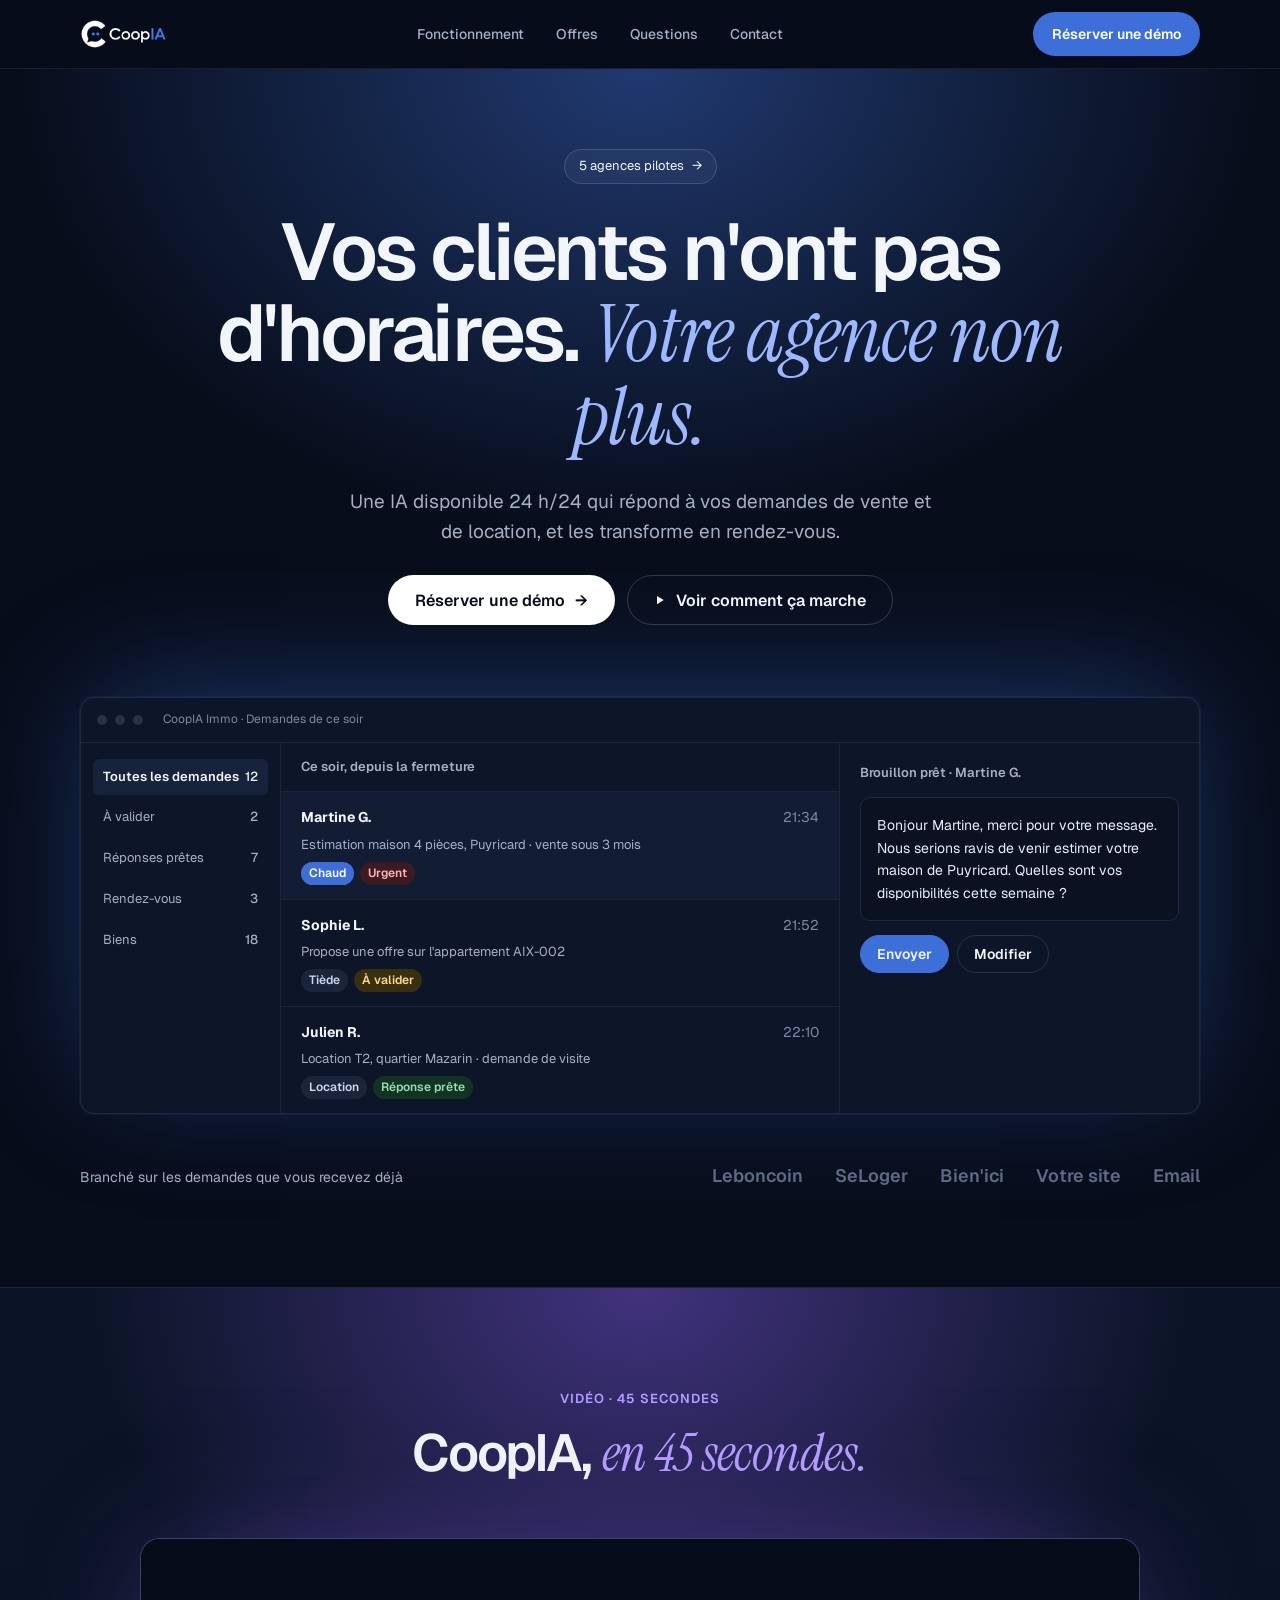
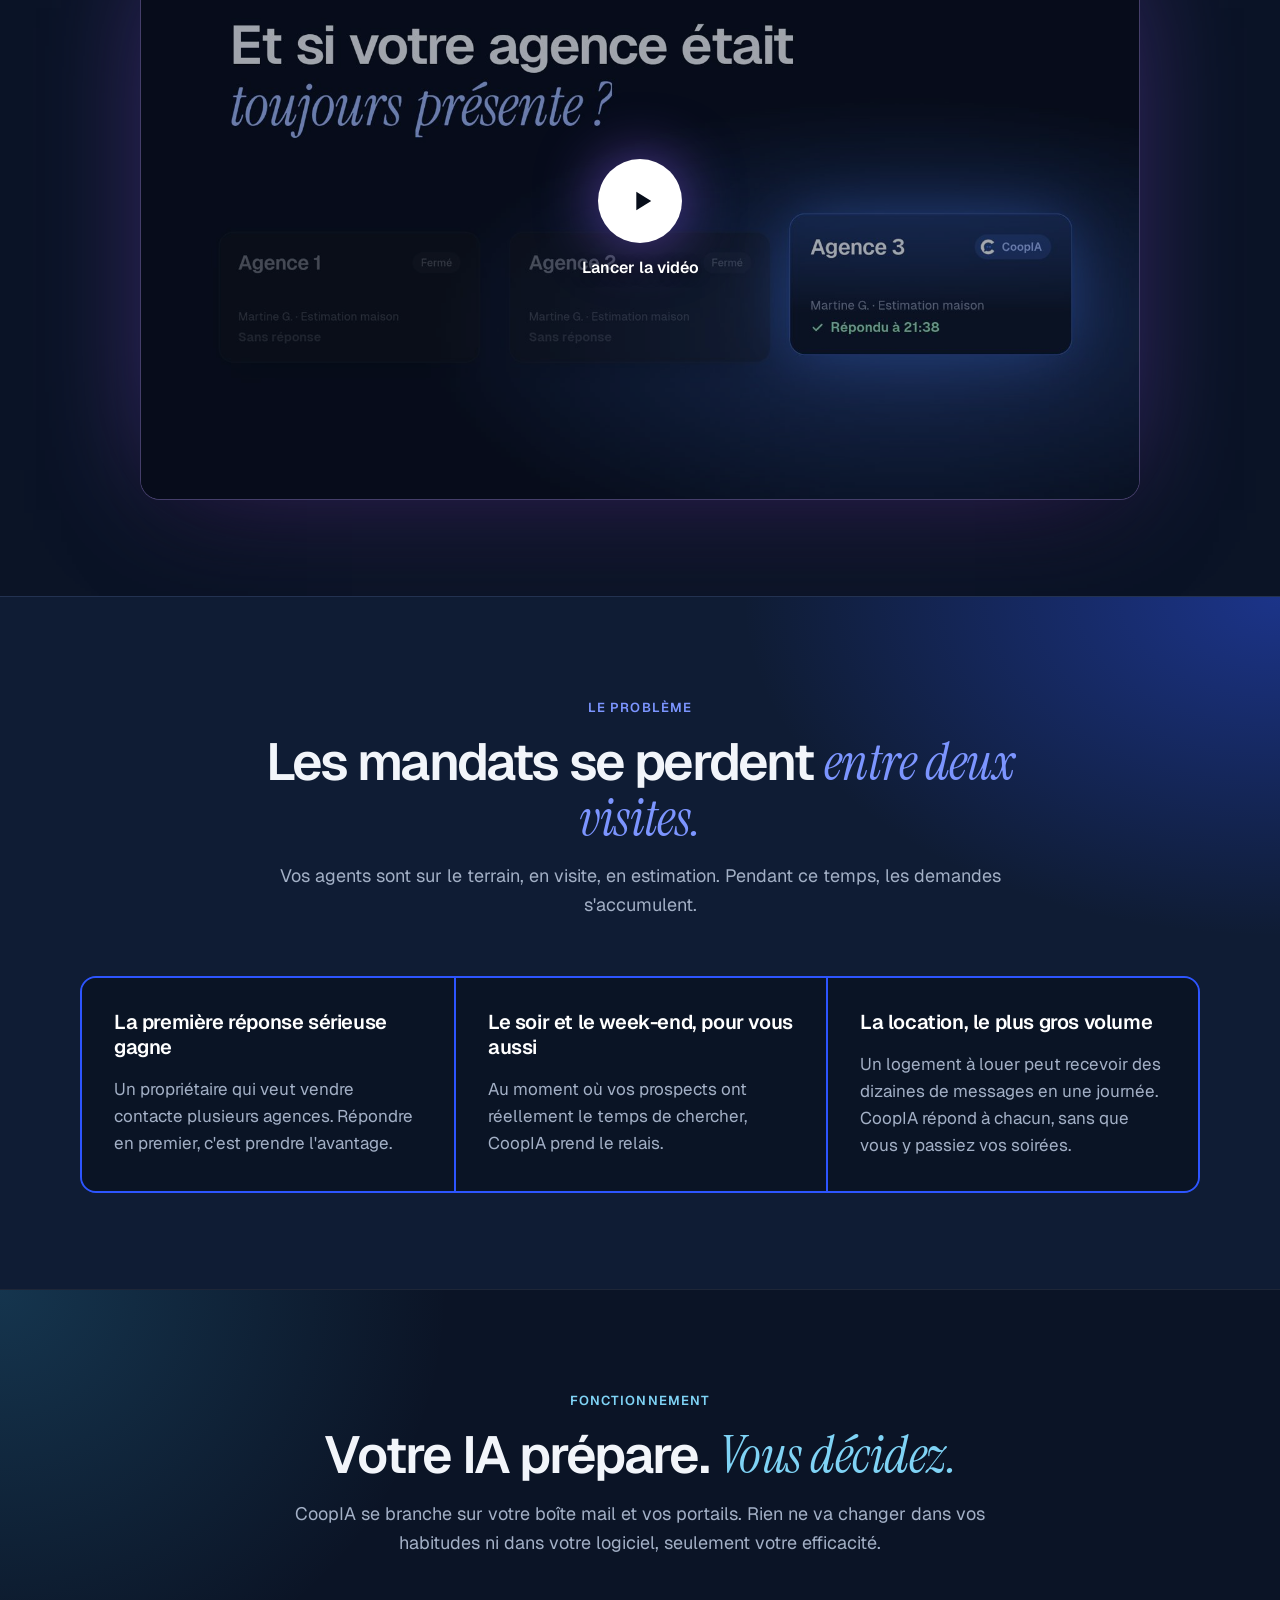
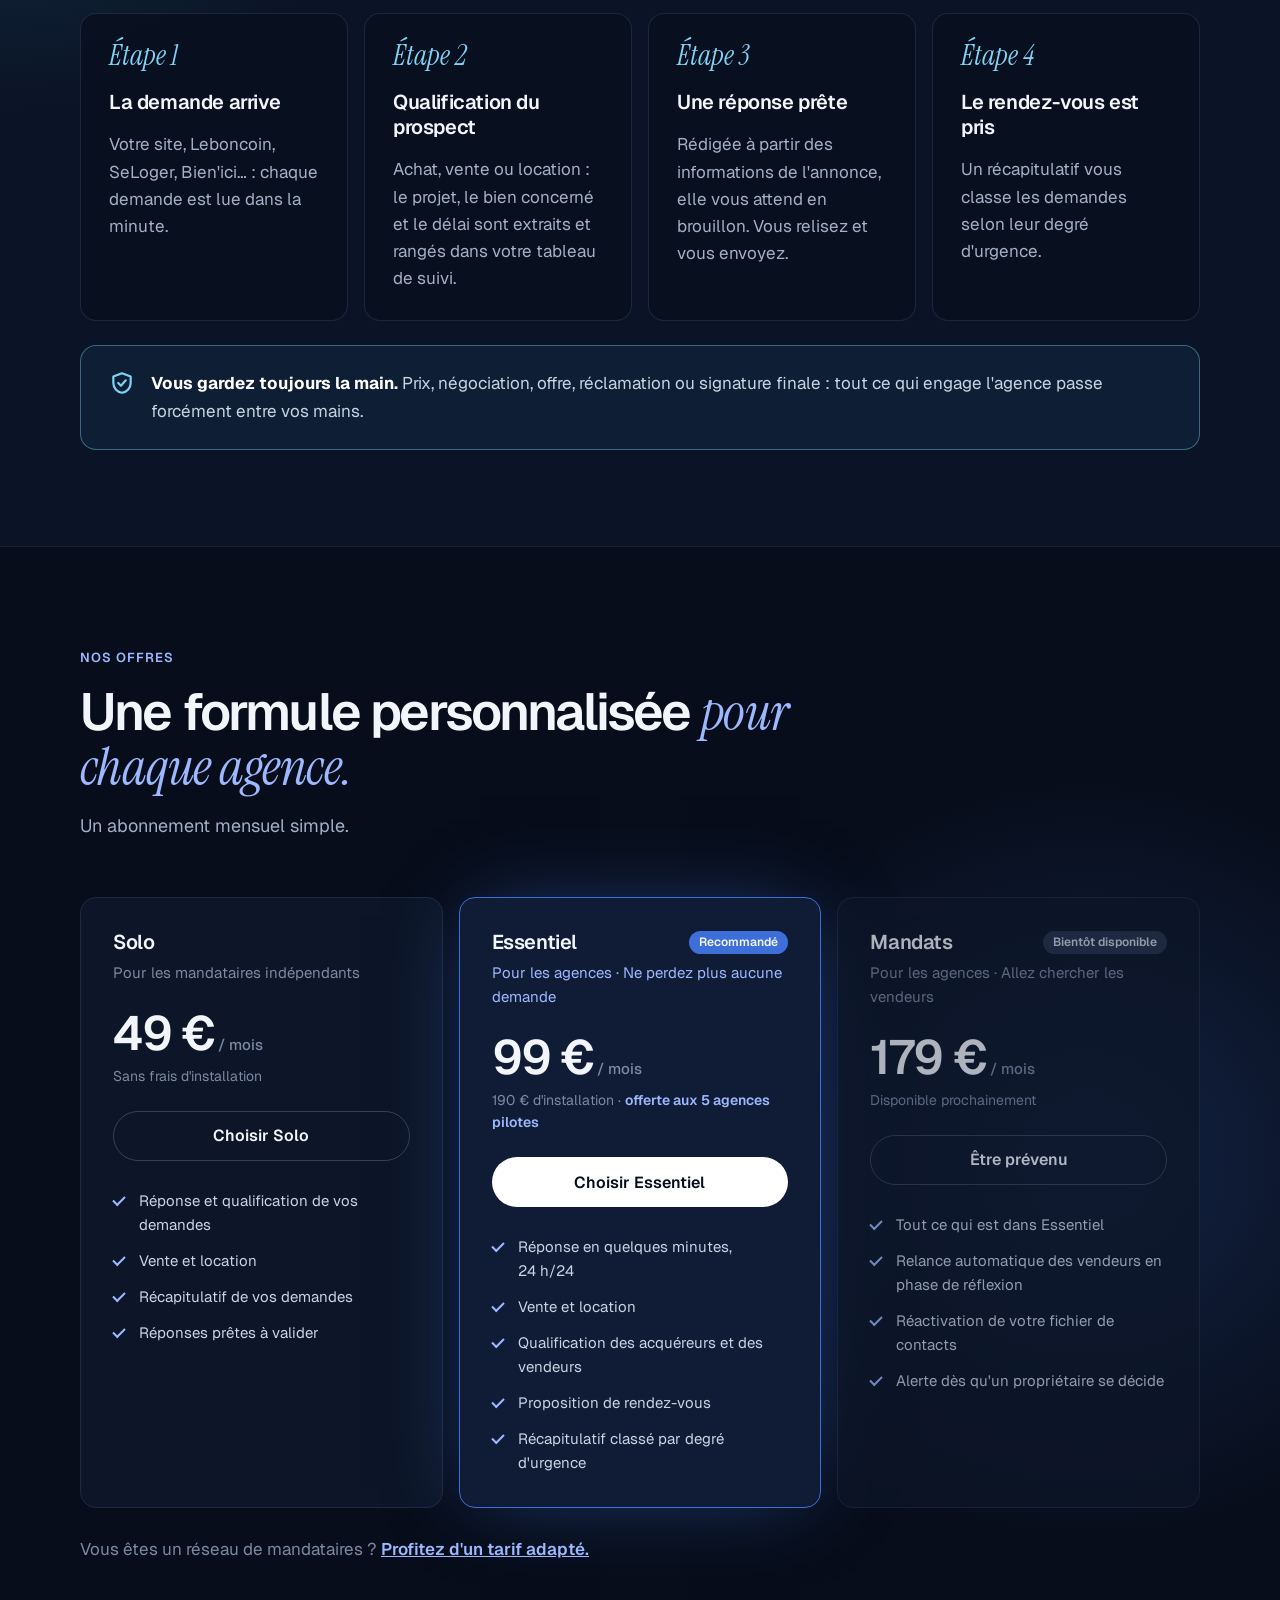
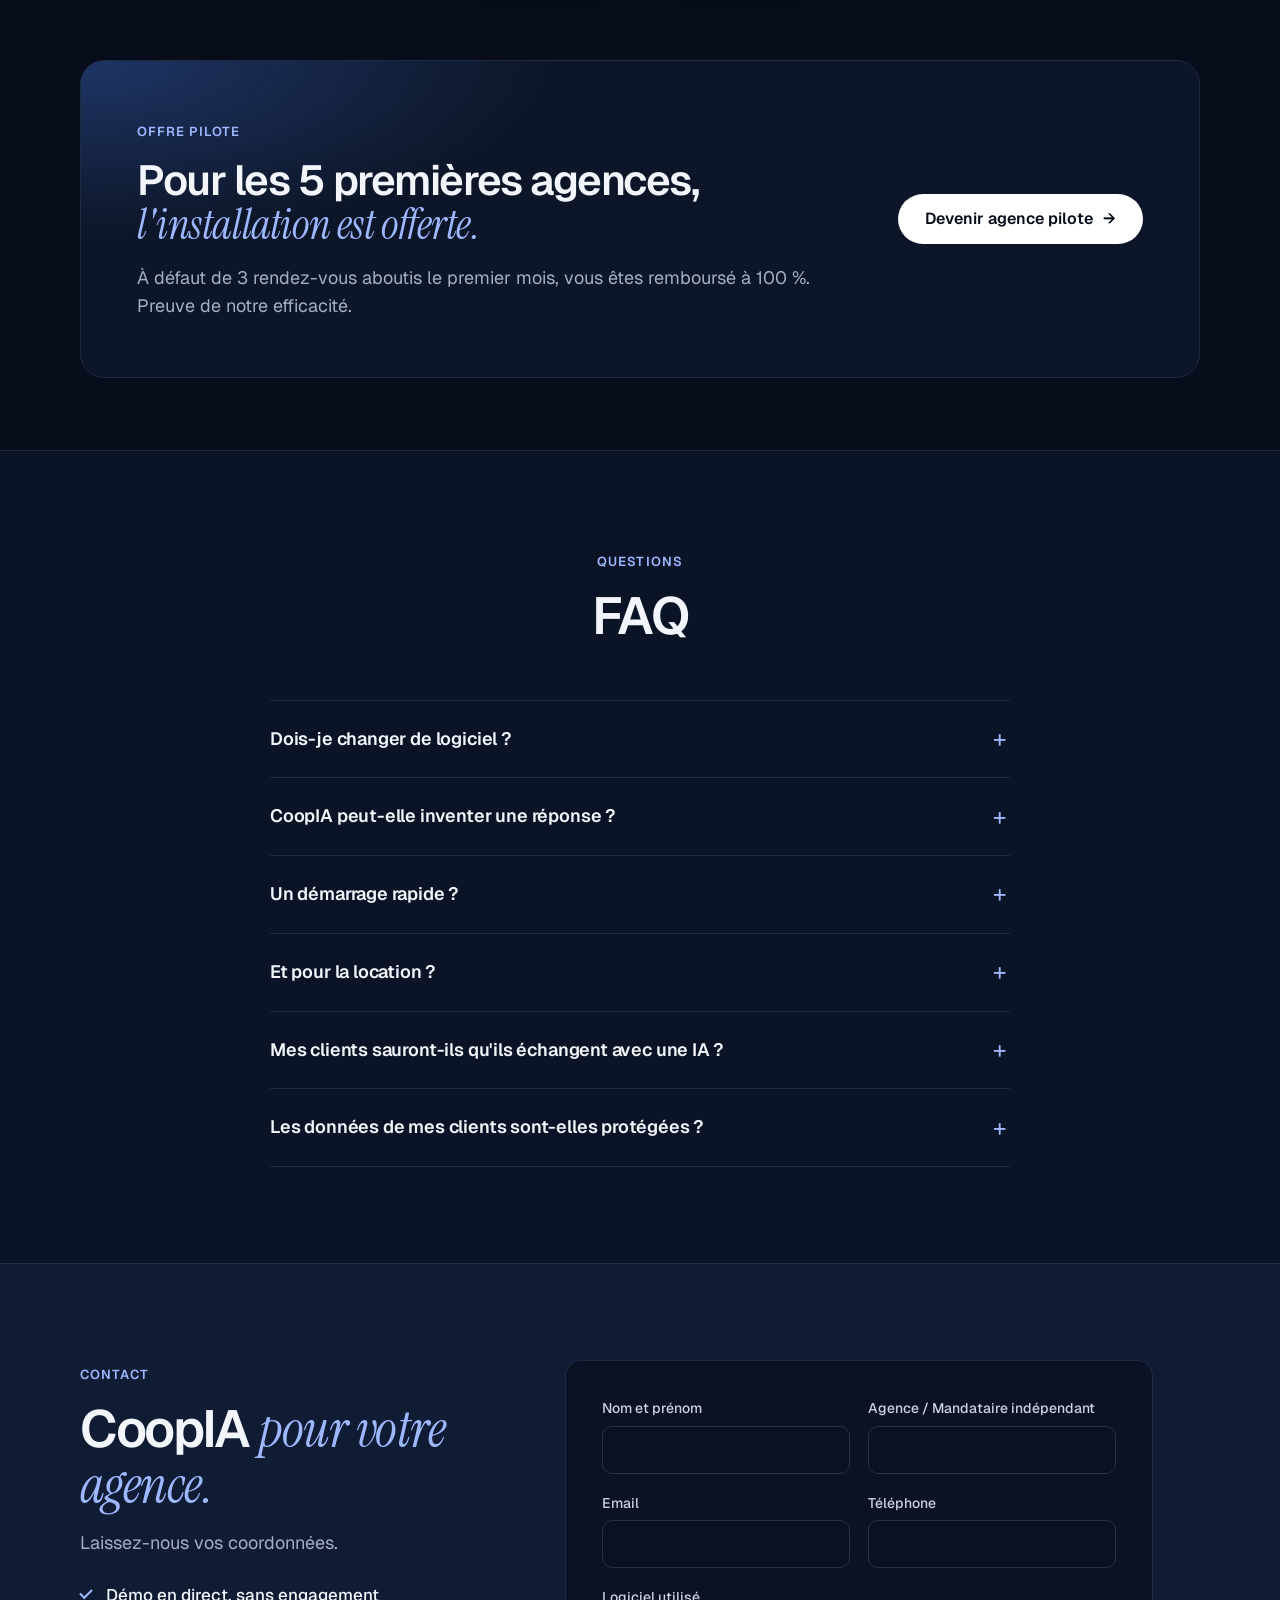
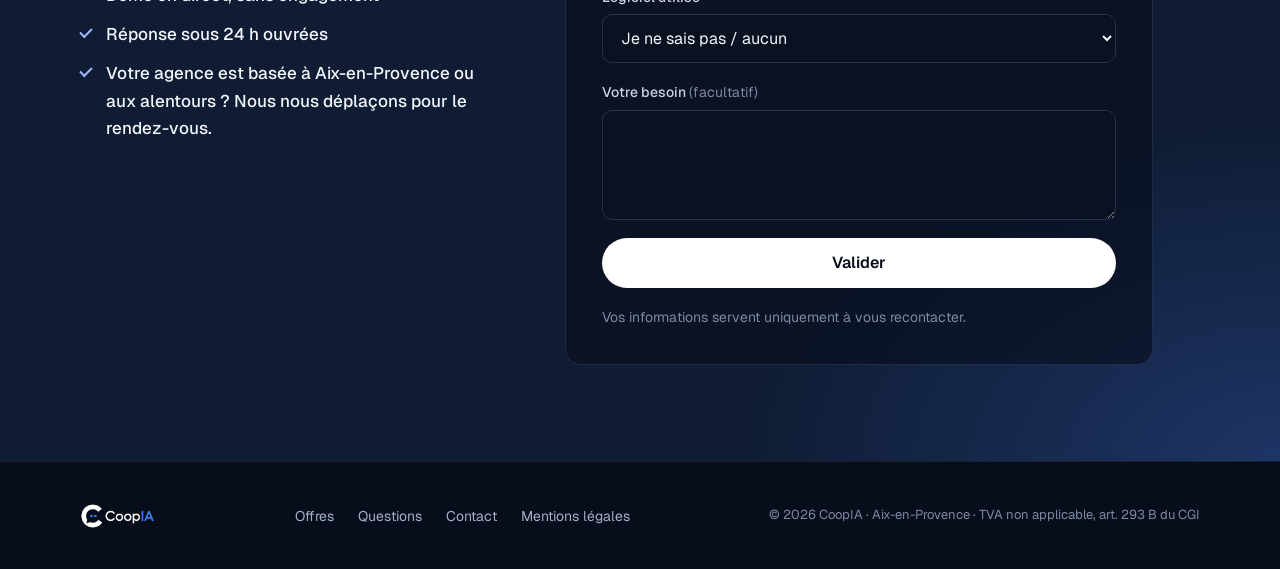
<file: index.html>
<!DOCTYPE html>
<html lang="fr">
<head>
<meta charset="UTF-8" />
<meta name="viewport" content="width=device-width, initial-scale=1.0" />
<title>CoopIA Immo — L'assistant IA des agences immobilières</title>
<meta name="description" content="Vos clients n'ont pas d'horaires. Votre agence non plus. Une IA disponible 24 h/24 qui répond à vos demandes de vente et de location et prépare vos rendez-vous." />
<meta name="theme-color" content="#070D1A" />
<link rel="canonical" href="https://coopia-immo.fr/" />

<meta property="og:type" content="website" />
<meta property="og:site_name" content="CoopIA Immo" />
<meta property="og:locale" content="fr_FR" />
<meta property="og:url" content="https://coopia-immo.fr/" />
<meta property="og:title" content="CoopIA Immo — L'assistant IA des agences immobilières" />
<meta property="og:description" content="Une IA disponible 24 h/24 qui répond à vos demandes de vente et de location, qualifie les projets et prépare vos réponses. Vous validez." />
<meta property="og:image" content="https://coopia-immo.fr/assets/video/coopia-miniature.jpg" />
<meta name="twitter:card" content="summary_large_image" />

<script type="application/ld+json">
{
  "@context": "https://schema.org",
  "@graph": [
    {
      "@type": "Organization",
      "@id": "https://coopia-immo.fr/#organization",
      "name": "CoopIA Immo",
      "alternateName": ["CoopIA", "Coopia Immo"],
      "url": "https://coopia-immo.fr/",
      "logo": "https://coopia-immo.fr/assets/favicon-512.png",
      "email": "contact@coopia-immo.fr",
      "telephone": "+33782910194",
      "address": {
        "@type": "PostalAddress",
        "addressLocality": "Sorgues",
        "postalCode": "84700",
        "addressCountry": "FR"
      },
      "areaServed": "FR"
    },
    {
      "@type": "WebSite",
      "@id": "https://coopia-immo.fr/#website",
      "name": "CoopIA Immo",
      "alternateName": "CoopIA",
      "url": "https://coopia-immo.fr/",
      "inLanguage": "fr-FR",
      "publisher": { "@id": "https://coopia-immo.fr/#organization" }
    }
  ]
}
</script>

<link rel="icon" type="image/png" sizes="32x32" href="assets/favicon-32.png" />
<link rel="apple-touch-icon" sizes="180x180" href="assets/favicon-180.png" />

<link rel="preconnect" href="https://fonts.googleapis.com" />
<link rel="preconnect" href="https://fonts.gstatic.com" crossorigin />
<link href="https://fonts.googleapis.com/css2?family=Geist:wght@400;500;600;700&family=Instrument+Serif:ital@0;1&display=swap" rel="stylesheet" />

<link rel="stylesheet" href="css/style.css" />
</head>
<body>

<a class="skip-link" href="#main">Aller au contenu</a>

<header class="header">
  <div class="container header-inner">
    <a href="#top" class="header-logo">
      <img src="assets/logo-blanc.png" alt="CoopIA" class="logo" width="1014" height="350" />
    </a>

    <nav aria-label="Navigation principale">
      <ul class="nav-links">
        <li><a href="#fonctionnement">Fonctionnement</a></li>
        <li><a href="#offres">Offres</a></li>
        <li><a href="#faq">Questions</a></li>
        <li><a href="#contact">Contact</a></li>
      </ul>
    </nav>

    <div class="header-actions">
      <a href="#contact" class="btn btn-blue btn-small"><span class="hide-mobile">Réserver une démo</span><span class="show-mobile">Démo</span></a>
      <button class="nav-toggle" id="navToggle" aria-label="Ouvrir le menu" aria-expanded="false" aria-controls="mobileNav">
        <svg viewBox="0 0 24 24" fill="none" stroke="currentColor" stroke-width="2" stroke-linecap="round" aria-hidden="true"><line x1="3" y1="6" x2="21" y2="6"/><line x1="3" y1="12" x2="21" y2="12"/><line x1="3" y1="18" x2="21" y2="18"/></svg>
      </button>
    </div>
  </div>

  <nav class="mobile-nav" id="mobileNav" aria-label="Navigation mobile">
    <a href="#fonctionnement">Fonctionnement</a>
    <a href="#offres">Offres</a>
    <a href="#faq">Questions</a>
    <a href="#contact">Contact</a>
  </nav>
</header>

<main id="main">
<span id="top"></span>

  <!-- Hero -->
  <section class="hero">
    <div class="container hero-inner">
      <a href="#contact" class="pill">5 agences pilotes <span aria-hidden="true">→</span></a>
      <h1>Vos clients n'ont pas d'horaires. <em>Votre agence non plus.</em></h1>
      <p class="lead">Une IA disponible 24&nbsp;h/24 qui répond à vos demandes de vente et de location, et les transforme en rendez-vous.</p>
      <div class="hero-actions">
        <a href="#contact" class="btn btn-white">Réserver une démo <span aria-hidden="true">→</span></a>
        <a href="#histoire" class="btn btn-ghost">
          <svg viewBox="0 0 16 16" aria-hidden="true"><path d="M4 2.5v11l9-5.5z" fill="currentColor"/></svg>
          Voir comment ça marche
        </a>
      </div>
    </div>

    <!-- Aperçu produit -->
    <div class="container">
      <figure class="app" aria-label="Aperçu de l'assistant CoopIA Immo : les demandes reçues ce soir et une réponse prête à envoyer">
        <div class="app-bar">
          <span class="dot"></span><span class="dot"></span><span class="dot"></span>
          <span class="app-title">CoopIA Immo · Demandes de ce soir</span>
        </div>
        <div class="app-body">
          <div class="app-side" aria-hidden="true">
            <span class="is-active">Toutes les demandes <b>12</b></span>
            <span>À valider <b>2</b></span>
            <span>Réponses prêtes <b>7</b></span>
            <span>Rendez-vous <b>3</b></span>
            <span>Biens <b>18</b></span>
          </div>
          <div class="app-list">
            <div class="app-list-head">Ce soir, depuis la fermeture</div>
            <div class="lead-row is-active">
              <div class="lead-top"><strong>Martine G.</strong><span>21:34</span></div>
              <p>Estimation maison 4 pièces, Puyricard · vente sous 3 mois</p>
              <div class="tags"><span class="tag tag-score">Chaud</span><span class="tag tag-red">Urgent</span></div>
            </div>
            <div class="lead-row">
              <div class="lead-top"><strong>Sophie L.</strong><span>21:52</span></div>
              <p>Propose une offre sur l'appartement AIX-002</p>
              <div class="tags"><span class="tag">Tiède</span><span class="tag tag-yellow">À valider</span></div>
            </div>
            <div class="lead-row">
              <div class="lead-top"><strong>Julien R.</strong><span>22:10</span></div>
              <p>Location T2, quartier Mazarin · demande de visite</p>
              <div class="tags"><span class="tag">Location</span><span class="tag tag-green">Réponse prête</span></div>
            </div>
          </div>
          <div class="app-draft">
            <span class="app-draft-title">Brouillon prêt · Martine G.</span>
            <p class="app-draft-text">Bonjour Martine, merci pour votre message. Nous serions ravis de venir estimer votre maison de Puyricard. Quelles sont vos disponibilités cette semaine&nbsp;?</p>
            <div class="app-draft-actions" aria-hidden="true">
              <span class="fake-btn fake-btn-blue">Envoyer</span>
              <span class="fake-btn">Modifier</span>
            </div>
          </div>
        </div>
      </figure>
    </div>

    <div class="container sources">
      <span class="sources-label">Branché sur les demandes que vous recevez déjà</span>
      <ul>
        <li>Leboncoin</li><li>SeLoger</li><li>Bien'ici</li><li>Votre site</li><li>Email</li>
      </ul>
    </div>
  </section>

  <!-- Vidéo de présentation -->
  <section id="histoire" class="section tone-1 glow-indigo">
    <div class="container">
      <div class="section-header">
        <span class="eyebrow">Vidéo · 45 secondes</span>
        <h2>CoopIA, <em>en 45 secondes.</em></h2>
      </div>
      <div class="video-frame">
        <video id="promoVideo" preload="none" playsinline poster="assets/video/coopia-miniature.jpg">
          <source src="assets/video/coopia-45s.mp4" type="video/mp4" />
        </video>
        <button type="button" class="video-play" id="videoPlay" aria-label="Lire la vidéo de présentation, avec le son">
          <span class="video-play-icon" aria-hidden="true">
            <svg viewBox="0 0 24 24"><path d="M8 5.5v13l10.5-6.5z" fill="currentColor"/></svg>
          </span>
          <span class="video-play-label">Lancer la vidéo</span>
        </button>
      </div>
    </div>
  </section>

  <!-- Problème -->
  <section id="probleme" class="section tone-2 glow-rose">
    <div class="container">
      <div class="section-header">
        <span class="eyebrow">Le problème</span>
        <h2>Les mandats se perdent <em>entre deux visites.</em></h2>
        <p>Vos agents sont sur le terrain, en visite, en estimation. Pendant ce temps, les demandes s'accumulent.</p>
      </div>
      <div class="split-3">
        <article>
          <h3>La première réponse sérieuse gagne</h3>
          <p>Un propriétaire qui veut vendre contacte plusieurs agences. Répondre en premier, c'est prendre l'avantage.</p>
        </article>
        <article>
          <h3>Le soir et le week-end, pour vous aussi</h3>
          <p>Au moment où vos prospects ont réellement le temps de chercher, CoopIA prend le relais.</p>
        </article>
        <article>
          <h3>La location, le plus gros volume</h3>
          <p>Un logement à louer peut recevoir des dizaines de messages en une journée. CoopIA répond à chacun, sans que vous y passiez vos soirées.</p>
        </article>
      </div>
    </div>
  </section>

  <!-- Fonctionnement -->
  <section id="fonctionnement" class="section tone-1 glow-cyan">
    <div class="container">
      <div class="section-header">
        <span class="eyebrow">Fonctionnement</span>
        <h2>Votre IA prépare. <em>Vous décidez.</em></h2>
        <p>CoopIA se branche sur votre boîte mail et vos portails. Rien ne va changer dans vos habitudes ni dans votre logiciel, seulement votre efficacité.</p>
      </div>
      <ol class="steps">
        <li>
          <span class="step-number">Étape 1</span>
          <h3>La demande arrive</h3>
          <p>Votre site, Leboncoin, SeLoger, Bien'ici… : chaque demande est lue dans la minute.</p>
        </li>
        <li>
          <span class="step-number">Étape 2</span>
          <h3>Qualification du prospect</h3>
          <p>Achat, vente ou location : le projet, le bien concerné et le délai sont extraits et rangés dans votre tableau de suivi.</p>
        </li>
        <li>
          <span class="step-number">Étape 3</span>
          <h3>Une réponse prête</h3>
          <p>Rédigée à partir des informations de l'annonce, elle vous attend en brouillon. Vous relisez et vous envoyez.</p>
        </li>
        <li>
          <span class="step-number">Étape 4</span>
          <h3>Le rendez-vous est pris</h3>
          <p>Un récapitulatif vous classe les demandes selon leur degré d'urgence.</p>
        </li>
      </ol>
      <div class="control-note">
        <svg viewBox="0 0 24 24" fill="none" stroke="currentColor" stroke-width="2" stroke-linecap="round" stroke-linejoin="round" aria-hidden="true"><path d="M12 3l8 3v6c0 4.5-3.4 8.3-8 9-4.6-.7-8-4.5-8-9V6z"/><path d="M8.5 12l2.5 2.5 4.5-5"/></svg>
        <p><strong>Vous gardez toujours la main.</strong> Prix, négociation, offre, réclamation ou signature finale : tout ce qui engage l'agence passe forcément entre vos mains.</p>
      </div>
    </div>
  </section>

  <!-- Offres -->
  <section id="offres" class="section glow-blue">
    <div class="container">
      <div class="section-header section-header-left">
        <span class="eyebrow">Nos offres</span>
        <h2>Une formule personnalisée <em>pour chaque agence.</em></h2>
        <p>Un abonnement mensuel simple.</p>
      </div>
      <div class="offers">
        <article class="offer">
          <h3>Solo</h3>
          <p class="offer-for">Pour les mandataires indépendants</p>
          <p class="offer-price">49 €<span> / mois</span></p>
          <p class="offer-setup">Sans frais d'installation</p>
          <a href="#contact" class="btn btn-ghost btn-block">Choisir Solo</a>
          <ul class="offer-list">
            <li>Réponse et qualification de vos demandes</li>
            <li>Vente et location</li>
            <li>Récapitulatif de vos demandes</li>
            <li>Réponses prêtes à valider</li>
          </ul>
        </article>
        <article class="offer offer-featured">
          <h3>Essentiel <span class="offer-badge">Recommandé</span></h3>
          <p class="offer-for">Pour les agences · Ne perdez plus aucune demande</p>
          <p class="offer-price">99 €<span> / mois</span></p>
          <p class="offer-setup">190 € d'installation · <strong>offerte aux 5 agences pilotes</strong></p>
          <a href="#contact" class="btn btn-white btn-block">Choisir Essentiel</a>
          <ul class="offer-list">
            <li>Réponse en quelques minutes, 24&nbsp;h/24</li>
            <li>Vente et location</li>
            <li>Qualification des acquéreurs et des vendeurs</li>
            <li>Proposition de rendez-vous</li>
            <li>Récapitulatif classé par degré d'urgence</li>
          </ul>
        </article>
        <article class="offer offer-soon">
          <h3>Mandats <span class="offer-badge offer-badge-soon">Bientôt disponible</span></h3>
          <p class="offer-for">Pour les agences · Allez chercher les vendeurs</p>
          <p class="offer-price">179 €<span> / mois</span></p>
          <p class="offer-setup">Disponible prochainement</p>
          <a href="#contact" class="btn btn-ghost btn-block">Être prévenu</a>
          <ul class="offer-list">
            <li>Tout ce qui est dans Essentiel</li>
            <li>Relance automatique des vendeurs en phase de réflexion</li>
            <li>Réactivation de votre fichier de contacts</li>
            <li>Alerte dès qu'un propriétaire se décide</li>
          </ul>
        </article>
      </div>
      <p class="offers-note">Vous êtes un réseau de mandataires ? <a href="#contact">Profitez d'un tarif adapté.</a></p>
    </div>
  </section>

  <!-- Offre pilote -->
  <section class="section section-tight section-flush">
    <div class="container">
      <div class="pilot">
        <div>
          <span class="eyebrow">Offre pilote</span>
          <h2>Pour les 5 premières agences, <em>l'installation est offerte.</em></h2>
          <p>À défaut de 3 rendez-vous aboutis le premier mois, vous êtes remboursé à 100&nbsp;%. Preuve de notre efficacité.</p>
        </div>
        <a href="#contact" class="btn btn-white">Devenir agence pilote <span aria-hidden="true">→</span></a>
      </div>
    </div>
  </section>

  <!-- FAQ -->
  <section id="faq" class="section tone-1">
    <div class="container container-narrow">
      <div class="section-header">
        <span class="eyebrow">Questions</span>
        <h2>FAQ</h2>
      </div>
      <div class="faq">
        <details>
          <summary>Dois-je changer de logiciel ?</summary>
          <p><strong>Non.</strong> CoopIA travaille à partir de votre boîte mail : les informations du bien sont lues directement dans les demandes reçues des portails. Vous gardez votre logiciel actuel et vos habitudes.</p>
        </details>
        <details>
          <summary>CoopIA peut-elle inventer une réponse ?</summary>
          <p><strong>Non.</strong> Elle ne s'appuie que sur les informations de l'annonce et n'affirme jamais ce qu'elle ne sait pas, comme la disponibilité d'un bien. Prix, négociation et conditions de vente vous sont toujours soumis avant tout envoi.</p>
        </details>
        <details>
          <summary>Un démarrage rapide ?</summary>
          <p><strong>Oui.</strong> Quelques jours suffisent : nous connectons votre boîte mail et réglons CoopIA avec vous, sans saisie d'annonces. Les premières semaines, nous suivons chaque échange de près.</p>
        </details>
        <details>
          <summary>Et pour la location ?</summary>
          <p><strong>Oui, CoopIA la gère.</strong> Elle répond aux candidats, propose une visite et demande la date d'emménagement souhaitée. Elle ne classe jamais les candidats et ne demande aucun document : le dossier reste entre vos mains.</p>
        </details>
        <details>
          <summary>Mes clients sauront-ils qu'ils échangent avec une IA ?</summary>
          <p><strong>Oui.</strong> Les réponses envoyées automatiquement indiquent qu'elles ont été préparées par l'assistant de l'agence, comme le prévoit la réglementation européenne. Les réponses que vous validez restent les vôtres.</p>
        </details>
        <details>
          <summary>Les données de mes clients sont-elles protégées ?</summary>
          <p><strong>Oui.</strong> Elles restent les vôtres. Nous signons avec chaque agence un contrat de sous-traitance conforme au RGPD, et ne les utilisons pour rien d'autre que votre service.</p>
        </details>
      </div>
    </div>
  </section>

  <!-- Contact -->
  <section id="contact" class="section tone-2 contact">
    <div class="container contact-grid">
      <div class="contact-intro">
        <span class="eyebrow">Contact</span>
        <h2>CoopIA <em>pour votre agence.</em></h2>
        <p>Laissez-nous vos coordonnées.</p>
        <ul class="check-list">
          <li>Démo en direct, sans engagement</li>
          <li>Réponse sous 24&nbsp;h ouvrées</li>
          <li>Votre agence est basée à Aix-en-Provence ou aux alentours ? Nous nous déplaçons pour le rendez-vous.</li>
        </ul>
      </div>

      <form class="contact-form" id="contactForm" name="contact" method="POST" data-netlify="true" netlify-honeypot="bot-field">
        <input type="hidden" name="form-name" value="contact" />
        <p class="visually-hidden">
          <label>Ne pas remplir : <input name="bot-field" /></label>
        </p>
        <div class="form-row">
          <div class="form-group">
            <label for="name">Nom et prénom</label>
            <input type="text" id="name" name="name" autocomplete="name" required />
          </div>
          <div class="form-group">
            <label for="agency">Agence / Mandataire indépendant</label>
            <input type="text" id="agency" name="agency" autocomplete="organization" required />
          </div>
        </div>
        <div class="form-row">
          <div class="form-group">
            <label for="email">Email</label>
            <input type="email" id="email" name="email" autocomplete="email" required />
          </div>
          <div class="form-group">
            <label for="phone">Téléphone</label>
            <input type="tel" id="phone" name="phone" autocomplete="tel" />
          </div>
        </div>
        <div class="form-group">
          <label for="crm">Logiciel utilisé</label>
          <select id="crm" name="crm">
            <option value="">Je ne sais pas / aucun</option>
            <option>Hektor</option>
            <option>Apimo</option>
            <option>Netty</option>
            <option>AC3</option>
            <option>Autre</option>
          </select>
        </div>
        <div class="form-group">
          <label for="message">Votre besoin <span class="optional">(facultatif)</span></label>
          <textarea id="message" name="message"></textarea>
        </div>
        <button type="submit" class="btn btn-white btn-block">Valider</button>
        <p class="form-note">Vos informations servent uniquement à vous recontacter.</p>
        <p class="form-status" id="formStatus" role="status" aria-live="polite"></p>
      </form>
    </div>
  </section>

</main>

<footer class="footer">
  <div class="container footer-inner">
    <img src="assets/logo-blanc.png" alt="CoopIA" class="footer-logo" width="1014" height="350" />
    <ul class="footer-links">
      <li><a href="#offres">Offres</a></li>
      <li><a href="#faq">Questions</a></li>
      <li><a href="#contact">Contact</a></li>
      <li><a href="mentions-legales.html">Mentions légales</a></li>
    </ul>
    <p class="footer-copy">© 2026 CoopIA · Aix-en-Provence · TVA non applicable, art. 293 B du CGI</p>
  </div>
</footer>

<script src="js/script.js" defer></script>
</body>
</html>
</file>
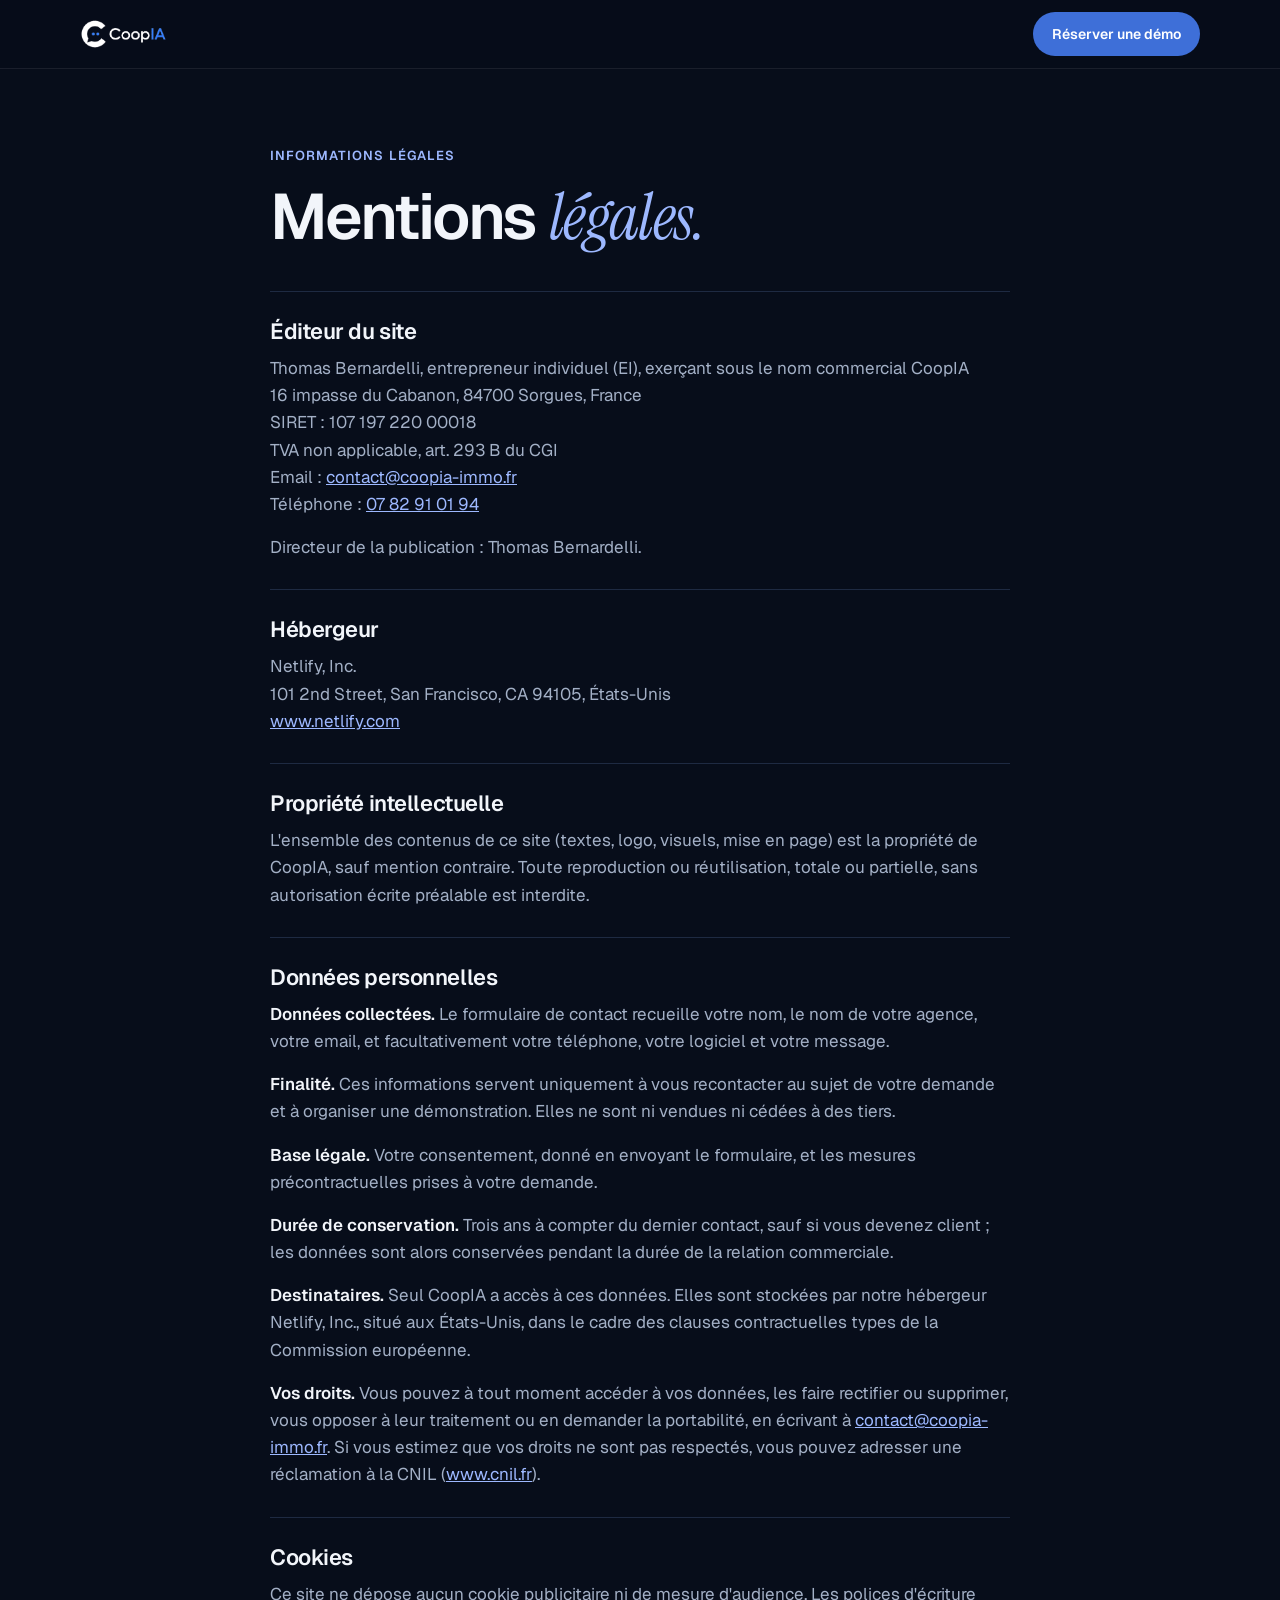
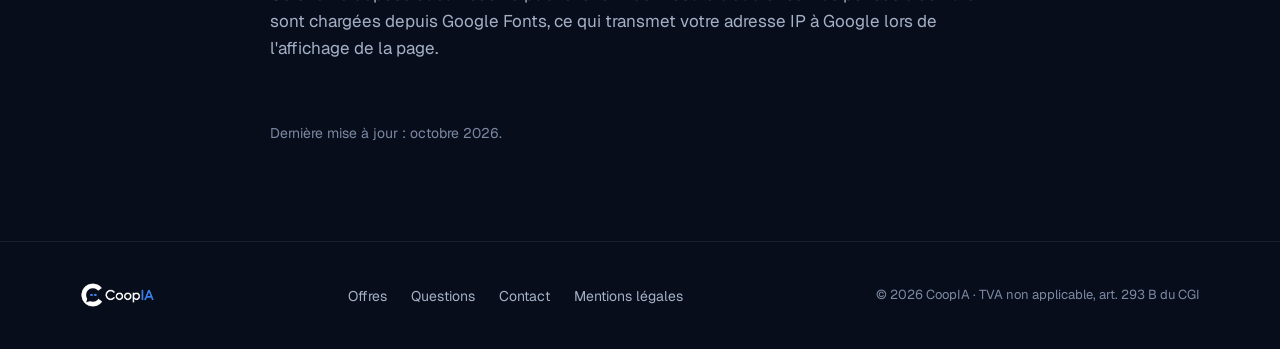
<file: mentions-legales.html>
<!DOCTYPE html>
<html lang="fr">
<head>
<meta charset="UTF-8" />
<meta name="viewport" content="width=device-width, initial-scale=1.0" />
<title>Mentions légales — CoopIA Immo</title>
<meta name="description" content="Mentions légales et politique de confidentialité du site CoopIA Immo." />
<meta name="robots" content="noindex" />
<meta name="theme-color" content="#070D1A" />
<link rel="canonical" href="https://coopia-immo.fr/mentions-legales.html" />

<link rel="icon" type="image/png" sizes="32x32" href="assets/favicon-32.png" />
<link rel="apple-touch-icon" sizes="180x180" href="assets/favicon-180.png" />

<link rel="preconnect" href="https://fonts.googleapis.com" />
<link rel="preconnect" href="https://fonts.gstatic.com" crossorigin />
<link href="https://fonts.googleapis.com/css2?family=Geist:wght@400;500;600;700&family=Instrument+Serif:ital@0;1&display=swap" rel="stylesheet" />

<link rel="stylesheet" href="css/style.css" />
</head>
<body>

<a class="skip-link" href="#main">Aller au contenu</a>

<header class="header">
  <div class="container header-inner">
    <a href="index.html" class="header-logo">
      <img src="assets/logo-blanc.png" alt="CoopIA, retour à l'accueil" class="logo" width="1014" height="350" />
    </a>
    <div class="header-actions">
      <a href="index.html#contact" class="btn btn-blue btn-small"><span class="hide-mobile">Réserver une démo</span><span class="show-mobile">Démo</span></a>
    </div>
  </div>
</header>

<main id="main" class="legal">
  <div class="container container-narrow">
    <span class="eyebrow">Informations légales</span>
    <h1>Mentions <em>légales.</em></h1>

    <section>
      <h2>Éditeur du site</h2>
      <p>
        Thomas Bernardelli, entrepreneur individuel (EI), exerçant sous le nom commercial CoopIA<br />
        16 impasse du Cabanon, 84700 Sorgues, France<br />
        SIRET : 107 197 220 00018<br />
        TVA non applicable, art. 293 B du CGI<br />
        Email : <a href="mailto:contact@coopia-immo.fr">contact@coopia-immo.fr</a><br />
        Téléphone : <a href="tel:+33782910194">07 82 91 01 94</a>
      </p>
      <p>Directeur de la publication : Thomas Bernardelli.</p>
    </section>

    <section>
      <h2>Hébergeur</h2>
      <p>
        Netlify, Inc.<br />
        101 2nd Street, San Francisco, CA 94105, États-Unis<br />
        <a href="https://www.netlify.com" rel="noopener">www.netlify.com</a>
      </p>
    </section>

    <section>
      <h2>Propriété intellectuelle</h2>
      <p>L'ensemble des contenus de ce site (textes, logo, visuels, mise en page) est la propriété de CoopIA, sauf mention contraire. Toute reproduction ou réutilisation, totale ou partielle, sans autorisation écrite préalable est interdite.</p>
    </section>

    <section>
      <h2>Données personnelles</h2>
      <p><strong>Données collectées.</strong> Le formulaire de contact recueille votre nom, le nom de votre agence, votre email, et facultativement votre téléphone, votre logiciel et votre message.</p>
      <p><strong>Finalité.</strong> Ces informations servent uniquement à vous recontacter au sujet de votre demande et à organiser une démonstration. Elles ne sont ni vendues ni cédées à des tiers.</p>
      <p><strong>Base légale.</strong> Votre consentement, donné en envoyant le formulaire, et les mesures précontractuelles prises à votre demande.</p>
      <p><strong>Durée de conservation.</strong> Trois ans à compter du dernier contact, sauf si vous devenez client ; les données sont alors conservées pendant la durée de la relation commerciale.</p>
      <p><strong>Destinataires.</strong> Seul CoopIA a accès à ces données. Elles sont stockées par notre hébergeur Netlify, Inc., situé aux États-Unis, dans le cadre des clauses contractuelles types de la Commission européenne.</p>
      <p><strong>Vos droits.</strong> Vous pouvez à tout moment accéder à vos données, les faire rectifier ou supprimer, vous opposer à leur traitement ou en demander la portabilité, en écrivant à <a href="mailto:contact@coopia-immo.fr">contact@coopia-immo.fr</a>. Si vous estimez que vos droits ne sont pas respectés, vous pouvez adresser une réclamation à la CNIL (<a href="https://www.cnil.fr" rel="noopener">www.cnil.fr</a>).</p>
    </section>

    <section>
      <h2>Cookies</h2>
      <p>Ce site ne dépose aucun cookie publicitaire ni de mesure d'audience. Les polices d'écriture sont chargées depuis Google Fonts, ce qui transmet votre adresse IP à Google lors de l'affichage de la page.</p>
    </section>

    <p class="legal-update">Dernière mise à jour : octobre 2026.</p>
  </div>
</main>

<footer class="footer">
  <div class="container footer-inner">
    <img src="assets/logo-blanc.png" alt="CoopIA" class="footer-logo" width="1014" height="350" />
    <ul class="footer-links">
      <li><a href="index.html#offres">Offres</a></li>
      <li><a href="index.html#faq">Questions</a></li>
      <li><a href="index.html#contact">Contact</a></li>
      <li><a href="mentions-legales.html">Mentions légales</a></li>
    </ul>
    <p class="footer-copy">© 2026 CoopIA · TVA non applicable, art. 293 B du CGI</p>
  </div>
</footer>

</body>
</html>
</file>
<file: css/style.css>
/* ===== CoopIA Immo — Direction « Minuit » ===== */
:root {
  --bg: #070D1A;
  --surface: #0D1628;
  --surface-2: #121D33;
  --line: #1E2A42;
  --line-soft: rgba(255, 255, 255, 0.08);
  --text: #F2F5FA;
  --muted: #A3B0C6;
  --dim: #7C89A3;
  --blue: #3E6FD8;
  --blue-dark: #3260C4;
  --blue-light: #9DB8FF;
  --white: #FFFFFF;

  --font-body: "Geist", -apple-system, BlinkMacSystemFont, "Segoe UI", sans-serif;
  --font-serif: "Instrument Serif", Georgia, serif;

  --radius: 16px;
  --radius-sm: 10px;
  --container: 1200px;
}

*, *::before, *::after { box-sizing: border-box; }

html { scroll-behavior: smooth; scroll-padding-top: 80px; }

body {
  margin: 0;
  font-family: var(--font-body);
  font-size: 17px;
  line-height: 1.6;
  color: var(--text);
  background: var(--bg);
  -webkit-font-smoothing: antialiased;
}

img { max-width: 100%; height: auto; display: block; }

a { color: inherit; }

h1, h2, h3 {
  font-weight: 600;
  line-height: 1.05;
  letter-spacing: -0.035em;
  margin: 0 0 16px;
}

h1 em, h2 em {
  font-family: var(--font-serif);
  font-style: italic;
  font-weight: 400;
  letter-spacing: -0.01em;
  color: var(--blue-light);
}

h2 { font-size: clamp(32px, 4.6vw, 52px); }
h3 { font-size: 20px; letter-spacing: -0.02em; line-height: 1.25; }

p { margin: 0 0 16px; }

.container {
  width: 100%;
  max-width: var(--container);
  margin: 0 auto;
  padding: 0 24px;
}

.container-narrow { max-width: 820px; }

.visually-hidden {
  position: absolute !important;
  width: 1px; height: 1px;
  overflow: hidden;
  clip: rect(0 0 0 0);
  white-space: nowrap;
}

.skip-link {
  position: absolute;
  left: -9999px;
  top: 8px;
  background: var(--white);
  color: var(--bg);
  padding: 10px 16px;
  border-radius: 8px;
  z-index: 200;
}
.skip-link:focus { left: 8px; }

:focus-visible { outline: 2px solid var(--blue-light); outline-offset: 3px; }

/* ===== Buttons ===== */
.btn {
  display: inline-flex;
  align-items: center;
  justify-content: center;
  gap: 10px;
  min-height: 50px;
  padding: 0 26px;
  border-radius: 999px;
  border: 1px solid transparent;
  font-family: var(--font-body);
  font-weight: 600;
  font-size: 16px;
  text-decoration: none;
  cursor: pointer;
  white-space: nowrap;
  transition: background-color .2s ease, border-color .2s ease, transform .2s ease;
}
.btn:hover { transform: translateY(-1px); }
.btn svg { width: 12px; height: 12px; }
.btn-small { min-height: 44px; padding: 0 18px; font-size: 14px; }
.btn-block { width: 100%; white-space: normal; }
.hide-mobile { display: none; }
@media (min-width: 520px) { .hide-mobile { display: inline; } .show-mobile { display: none; } }

.btn-white { background: var(--white); color: var(--bg); }
.btn-white:hover { background: #DCE5F5; }

.btn-blue { background: var(--blue); color: var(--white); }
.btn-blue:hover { background: var(--blue-dark); }

.btn-ghost { background: transparent; color: var(--text); border-color: rgba(255, 255, 255, 0.18); }
.btn-ghost:hover { border-color: rgba(255, 255, 255, 0.4); background: rgba(255, 255, 255, 0.04); }

/* ===== Header ===== */
.header {
  position: sticky;
  top: 0;
  z-index: 100;
  background: rgba(7, 13, 26, 0.75);
  backdrop-filter: blur(14px);
  -webkit-backdrop-filter: blur(14px);
  border-bottom: 1px solid var(--line-soft);
}

.header-inner {
  display: flex;
  align-items: center;
  justify-content: space-between;
  gap: 16px;
  height: 68px;
}

.logo { height: 30px; width: auto; }

.nav-links {
  display: none;
  gap: 32px;
  list-style: none;
  margin: 0;
  padding: 0;
}
.nav-links a {
  font-weight: 500;
  font-size: 14px;
  color: var(--muted);
  text-decoration: none;
}
.nav-links a:hover { color: var(--text); }

.header-actions { display: flex; align-items: center; gap: 8px; }

.nav-toggle {
  display: inline-flex;
  align-items: center;
  justify-content: center;
  width: 44px;
  height: 44px;
  background: none;
  border: none;
  color: var(--text);
  cursor: pointer;
}
.nav-toggle svg { width: 24px; height: 24px; }

.mobile-nav {
  display: none;
  flex-direction: column;
  padding: 8px 24px 20px;
  border-top: 1px solid var(--line-soft);
}
.mobile-nav.is-open { display: flex; }
.mobile-nav a {
  padding: 14px 0;
  font-weight: 500;
  text-decoration: none;
  border-bottom: 1px solid var(--line-soft);
}

/* ===== Hero ===== */
.hero {
  position: relative;
  padding: 80px 0 0;
  background: radial-gradient(ellipse 70% 55% at 50% 0%, rgba(62, 111, 216, 0.45) 0%, rgba(7, 13, 26, 0) 70%);
  overflow: hidden;
}

.hero-inner {
  display: flex;
  flex-direction: column;
  align-items: center;
  text-align: center;
  gap: 28px;
}

.pill {
  display: inline-flex;
  align-items: center;
  gap: 8px;
  padding: 6px 14px;
  border-radius: 999px;
  border: 1px solid rgba(255, 255, 255, 0.14);
  background: rgba(255, 255, 255, 0.04);
  font-size: 13px;
  text-decoration: none;
}
.pill:hover { border-color: rgba(255, 255, 255, 0.3); }

.hero h1 {
  max-width: 920px;
  margin: 0;
  font-size: clamp(42px, 7.4vw, 80px);
  line-height: 1.02;
  letter-spacing: -0.04em;
}

.lead {
  max-width: 600px;
  margin: 0;
  font-size: clamp(17px, 2vw, 19px);
  color: var(--muted);
}

.hero-actions {
  display: flex;
  flex-wrap: wrap;
  justify-content: center;
  gap: 12px;
}

/* ===== Aperçu produit ===== */
.app {
  margin: 72px 0 0;
  background: var(--surface);
  border: 1px solid var(--line);
  border-radius: 14px;
  box-shadow: 0 0 0 1px rgba(157, 184, 255, 0.06), 0 -20px 120px -20px rgba(62, 111, 216, 0.45);
  overflow: hidden;
  text-align: left;
}

.app-bar {
  display: flex;
  align-items: center;
  gap: 8px;
  padding: 12px 16px;
  border-bottom: 1px solid #1A2539;
}
.dot { width: 10px; height: 10px; border-radius: 50%; background: #26324A; }
.app-title { margin-left: 12px; font-size: 12px; color: var(--dim); }

.app-body { display: flex; }

.app-side {
  display: none;
  flex: 0 0 200px;
  flex-direction: column;
  gap: 4px;
  padding: 16px 12px;
  border-right: 1px solid #1A2539;
  font-size: 13px;
}
.app-side span {
  display: flex;
  justify-content: space-between;
  padding: 8px 10px;
  border-radius: 6px;
  color: var(--muted);
}
.app-side b { font-weight: 500; }
.app-side .is-active { background: #17233A; color: var(--text); font-weight: 600; }

.app-list { flex: 1 1 auto; min-width: 0; display: flex; flex-direction: column; }
.app-list-head {
  padding: 14px 20px;
  border-bottom: 1px solid #1A2539;
  font-size: 13px;
  font-weight: 600;
  color: var(--muted);
}

.lead-row {
  padding: 14px 20px;
  border-bottom: 1px solid #1A2539;
  display: flex;
  flex-direction: column;
  gap: 6px;
}
.lead-row:last-child { border-bottom: 0; }
.lead-row.is-active { background: var(--surface-2); }
.lead-row p { margin: 0; font-size: 13px; color: var(--muted); }
.lead-top { display: flex; justify-content: space-between; gap: 12px; font-size: 14px; }
.lead-top span { color: var(--dim); }

.tags { display: flex; flex-wrap: wrap; gap: 6px; }
.tag {
  padding: 2px 8px;
  border-radius: 999px;
  background: #1A2539;
  color: #C9D6EE;
  font-size: 12px;
  font-weight: 600;
}
.tag-score { background: var(--blue); color: var(--white); }
.tag-red { background: #3B1A22; color: #FFB4B4; }
.tag-yellow { background: #3A2E12; color: #FFD98A; }
.tag-green { background: #123224; color: #8FE0B0; }

.app-draft {
  display: none;
  flex: 0 1 360px;
  min-width: 0;
  padding: 20px;
  border-left: 1px solid #1A2539;
  flex-direction: column;
  gap: 14px;
}
.app-draft-title { font-size: 13px; font-weight: 600; color: var(--muted); }
.app-draft-text {
  margin: 0;
  padding: 16px;
  border: 1px solid var(--line);
  border-radius: 10px;
  background: #0A1222;
  font-size: 14px;
  line-height: 1.6;
  color: #E8EEF8;
}
.app-draft-actions { display: flex; gap: 8px; }
.fake-btn {
  display: inline-flex;
  align-items: center;
  min-height: 38px;
  padding: 0 16px;
  border-radius: 999px;
  border: 1px solid #26324A;
  font-size: 14px;
  font-weight: 600;
}
.fake-btn-blue { background: var(--blue); border-color: var(--blue); }

/* ===== Sources ===== */
.hero .sources {
  display: flex;
  flex-wrap: wrap;
  align-items: center;
  justify-content: space-between;
  gap: 16px 32px;
  padding-top: 48px;
  padding-bottom: 96px;
}
.sources-label { font-size: 14px; color: var(--muted); }
.sources ul {
  display: flex;
  flex-wrap: wrap;
  gap: 12px 32px;
  list-style: none;
  margin: 0;
  padding: 0;
  font-size: 18px;
  font-weight: 600;
  color: #5E6B85;
}

/* ===== Sections ===== */
.section { padding: 96px 0; border-top: 1px solid var(--line-soft); }
.section-tight { padding: 72px 0; }

.section-header {
  max-width: 760px;
  margin: 0 auto 56px;
  text-align: center;
}
.section-header h2 { margin-bottom: 16px; }
.section-header p { color: var(--muted); font-size: 18px; margin: 0; }
.section-header-left { margin-left: 0; text-align: left; }

.eyebrow {
  display: inline-block;
  font-size: 13px;
  font-weight: 600;
  letter-spacing: 0.08em;
  text-transform: uppercase;
  color: var(--blue-light);
  margin-bottom: 16px;
}

/* ===== Tons de section : du relief sans changer de direction ===== */
.section { position: relative; isolation: isolate; }
.section::before {
  content: "";
  position: absolute;
  inset: 0;
  z-index: -1;
  pointer-events: none;
}

.tone-1 { background: #0B1426; }
.tone-2 { background: #0F1C34; border-top-color: rgba(157, 184, 255, 0.14); }

.glow-indigo::before { background: radial-gradient(ellipse 60% 65% at 50% 0%, rgba(139, 92, 246, 0.42) 0%, rgba(11, 20, 38, 0) 72%); }
.glow-cyan::before { background: radial-gradient(ellipse 50% 70% at 0% 0%, rgba(56, 170, 220, 0.22) 0%, rgba(15, 28, 52, 0) 70%); }
.glow-blue::before { background: radial-gradient(ellipse 45% 50% at 85% 55%, rgba(62, 111, 216, 0.22) 0%, rgba(7, 13, 26, 0) 70%); }

.section-flush { border-top: 0; padding-top: 0; }

/* Cartes plus sombres sur les fonds plus clairs, pour garder le contraste */
#fonctionnement .steps li,
.tone-2 .steps li,
.tone-2 .contact-form { background: rgba(7, 13, 26, 0.6); border-color: rgba(157, 184, 255, 0.14); }
.tone-1 .story li:not(.is-winner) { background: rgba(7, 13, 26, 0.55); }

/* Couleur propre à chaque partie, reprise par le petit titre au-dessus */
#histoire .eyebrow { color: #B69CFF; }
#fonctionnement .eyebrow,
#fonctionnement .step-number { color: #7FD3F5; }
#fonctionnement .control-note { border-color: rgba(127, 211, 245, 0.4); background: rgba(56, 170, 220, 0.08); }
#fonctionnement .control-note svg { color: #7FD3F5; }
#histoire h2 em { color: #B69CFF; }
#histoire .story li.is-winner { background: #1A1640; border-color: #8B5CF6; box-shadow: 0 0 80px -20px rgba(139, 92, 246, 0.6); }
#histoire .story li.is-winner .story-agency { color: #C9B6FF; }
#fonctionnement h2 em { color: #7FD3F5; }

/* ===== Histoire ===== */
.story {
  list-style: none;
  margin: 0;
  padding: 0;
  display: grid;
  gap: 16px;
}
.story li {
  background: var(--surface);
  border: 1px solid var(--line);
  border-radius: var(--radius);
  padding: 28px;
  display: flex;
  flex-direction: column;
  gap: 8px;
}
.story-agency { font-size: 14px; font-weight: 600; color: var(--dim); }
.story-time { font-size: 26px; font-weight: 600; letter-spacing: -0.03em; }
.story-text { font-size: 16px; color: var(--muted); }

.story li.is-winner {
  background: #101C36;
  border-color: var(--blue);
  box-shadow: 0 0 80px -20px rgba(62, 111, 216, 0.55);
}
.story li.is-winner .story-agency { color: var(--blue-light); }
.story li.is-winner .story-text { color: #D5DDEA; }

/* ===== Problème ===== */
.split-3 {
  display: grid;
  border: 1px solid var(--line);
  border-radius: var(--radius);
  overflow: hidden;
}
.split-3 article {
  padding: 32px;
  background: var(--surface);
}
.split-3 article + article { border-top: 1px solid var(--line); }
.split-3 p { margin: 0; color: var(--muted); }

/* ===== Fonctionnement ===== */
.steps {
  list-style: none;
  margin: 0;
  padding: 0;
  display: grid;
  gap: 16px;
}
.steps li {
  padding: 28px;
  border: 1px solid var(--line);
  border-radius: var(--radius);
  background: var(--surface);
}
.steps p { margin: 0; color: var(--muted); }
.step-number {
  display: block;
  margin-bottom: 20px;
  font-family: var(--font-serif);
  font-style: italic;
  font-size: 34px;
  line-height: 1;
  color: var(--blue-light);
}

.control-note {
  margin-top: 24px;
  display: flex;
  gap: 16px;
  align-items: flex-start;
  padding: 24px 28px;
  border-radius: var(--radius);
  border: 1px solid rgba(62, 111, 216, 0.5);
  background: rgba(62, 111, 216, 0.08);
}
.control-note svg { width: 26px; height: 26px; flex-shrink: 0; color: var(--blue-light); }
.control-note p { margin: 0; color: #C9D3E4; }
.control-note strong { color: var(--white); }

/* ===== Offres ===== */
.offers { display: grid; gap: 16px; align-items: stretch; }

.offer {
  background: var(--surface);
  border: 1px solid var(--line);
  border-radius: var(--radius);
  padding: 32px;
  display: flex;
  flex-direction: column;
}
.offer h3 {
  display: flex;
  align-items: center;
  justify-content: space-between;
  gap: 12px;
  margin-bottom: 6px;
}
.offer-for { color: var(--dim); font-size: 15px; margin-bottom: 24px; }

.offer-price {
  font-size: 48px;
  font-weight: 600;
  line-height: 1;
  letter-spacing: -0.04em;
  margin-bottom: 8px;
}
.offer-price span {
  font-size: 15px;
  font-weight: 500;
  letter-spacing: 0;
  color: var(--dim);
}
.offer-setup { font-size: 14px; color: var(--dim); margin-bottom: 24px; }

.offer-list {
  list-style: none;
  margin: 28px 0 0;
  padding: 0;
  display: flex;
  flex-direction: column;
  gap: 12px;
}
.offer-list li {
  position: relative;
  padding-left: 26px;
  font-size: 15px;
  color: #C9D3E4;
}
.offer-list li::before,
.check-list li::before {
  content: "";
  position: absolute;
  left: 0;
  top: 7px;
  width: 12px;
  height: 7px;
  border-left: 2px solid var(--blue-light);
  border-bottom: 2px solid var(--blue-light);
  transform: rotate(-45deg);
}

.offer-featured {
  background: #101C36;
  border-color: var(--blue);
  box-shadow: 0 0 80px -20px rgba(62, 111, 216, 0.55);
}
.offer-featured .offer-for { color: var(--blue-light); }

.offer-badge {
  padding: 4px 10px;
  border-radius: 999px;
  background: var(--blue);
  font-size: 12px;
  font-weight: 600;
  letter-spacing: 0;
  white-space: nowrap;
}

.offers-note { margin: 28px 0 0; color: var(--dim); }
.offers-note a { color: var(--blue-light); font-weight: 600; }

/* ===== Pilote ===== */
.pilot {
  border: 1px solid var(--line);
  border-radius: 24px;
  padding: clamp(28px, 5vw, 56px);
  background:
    radial-gradient(ellipse 60% 80% at 0% 0%, rgba(62, 111, 216, 0.35) 0%, rgba(7, 13, 26, 0) 70%),
    var(--surface);
  display: flex;
  flex-wrap: wrap;
  gap: 28px;
  align-items: center;
  justify-content: space-between;
}
.pilot > div { flex: 1 1 520px; }
.pilot h2 { font-size: clamp(28px, 4vw, 42px); }
.pilot p { margin: 0; color: var(--muted); font-size: 18px; }

/* ===== FAQ ===== */
.faq { border-top: 1px solid var(--line); }

.faq details { border-bottom: 1px solid var(--line); }
.faq summary {
  cursor: pointer;
  list-style: none;
  padding: 24px 40px 24px 0;
  position: relative;
  font-weight: 600;
  font-size: 18px;
  letter-spacing: -0.01em;
}
.faq summary::-webkit-details-marker { display: none; }
.faq summary::after {
  content: "+";
  position: absolute;
  right: 4px;
  top: 50%;
  transform: translateY(-50%);
  font-size: 24px;
  font-weight: 400;
  color: var(--blue-light);
}
.faq details[open] summary::after { content: "−"; }
.faq details p { color: var(--muted); padding-bottom: 24px; margin: 0; }

/* ===== Contact ===== */
.contact::before {
  background: radial-gradient(ellipse 60% 60% at 100% 100%, rgba(62, 111, 216, 0.3) 0%, rgba(15, 28, 52, 0) 70%);
}
.contact-grid { display: grid; gap: 40px; align-items: start; }

.contact-intro p { color: var(--muted); font-size: 18px; }

.check-list {
  list-style: none;
  margin: 24px 0 0;
  padding: 0;
  display: flex;
  flex-direction: column;
  gap: 12px;
  font-weight: 500;
}
.check-list li { position: relative; padding-left: 26px; }

.contact-form {
  background: var(--surface);
  border: 1px solid var(--line);
  border-radius: var(--radius);
  padding: clamp(24px, 4vw, 36px);
  display: flex;
  flex-direction: column;
  gap: 18px;
}

.form-row { display: grid; gap: 18px; }

.form-group { display: flex; flex-direction: column; gap: 6px; }
.form-group label { font-size: 14px; font-weight: 500; color: #C9D3E4; }
.optional { font-weight: 400; color: var(--dim); }

.form-group input,
.form-group select,
.form-group textarea {
  font-family: var(--font-body);
  font-size: 16px;
  color: var(--text);
  background: #0A1222;
  border: 1px solid #26324A;
  border-radius: var(--radius-sm);
  padding: 12px 14px;
  min-height: 48px;
}
.form-group select option { background: var(--surface); color: var(--text); }
.form-group textarea { min-height: 110px; resize: vertical; }
.form-group input:focus,
.form-group select:focus,
.form-group textarea:focus {
  outline: none;
  border-color: var(--blue);
  box-shadow: 0 0 0 3px rgba(62, 111, 216, 0.3);
}

.form-note { font-size: 14px; color: var(--dim); margin: 0; }

.form-status { margin: 0; font-weight: 500; }
.form-status:empty { display: none; }
.form-status.is-success { background: #123224; color: #8FE0B0; padding: 12px 14px; border-radius: var(--radius-sm); }
.form-status.is-error { background: #3B1A22; color: #FFB4B4; padding: 12px 14px; border-radius: var(--radius-sm); }

/* ===== Footer ===== */
.footer {
  border-top: 1px solid var(--line-soft);
  padding: 40px 0;
}
.footer-inner {
  display: flex;
  flex-direction: column;
  gap: 20px;
  align-items: flex-start;
}
.footer-logo { height: 26px; width: auto; }
.footer-links {
  display: flex;
  flex-wrap: wrap;
  gap: 24px;
  list-style: none;
  margin: 0;
  padding: 0;
}
.footer-links a { text-decoration: none; font-size: 14px; color: var(--muted); }
.footer-links a:hover { color: var(--text); }
.footer-copy { margin: 0; font-size: 13px; color: var(--dim); }

/* ===== Responsive ===== */
@media (min-width: 720px) {
  .container { padding: 0 40px; }
  .app-side { display: flex; }
  .story { grid-template-columns: repeat(3, 1fr); }
  .split-3 { grid-template-columns: repeat(3, 1fr); }
  .split-3 article + article { border-top: 0; border-left: 1px solid var(--line); }
  .steps { grid-template-columns: repeat(2, 1fr); }
  .form-row { grid-template-columns: 1fr 1fr; }
}

@media (min-width: 960px) {
  .nav-links { display: flex; }
  .nav-toggle { display: none; }
  .app-draft { display: flex; }
  .steps { grid-template-columns: repeat(4, 1fr); }
  .offers { grid-template-columns: repeat(3, 1fr); }
  .contact-grid { grid-template-columns: 0.9fr 1.1fr; gap: 64px; }
  .footer-inner { flex-direction: row; align-items: center; justify-content: space-between; }
}

@media (prefers-reduced-motion: reduce) {
  html { scroll-behavior: auto; }
  .btn { transition: none; }
  .btn:hover { transform: none; }
}

/* ===== Le problème : bleu électrique, plus de caractère ===== */
.glow-rose::before { background: radial-gradient(ellipse 60% 70% at 100% 0%, rgba(45, 85, 255, 0.42) 0%, rgba(15, 28, 52, 0) 70%); }
#probleme .eyebrow,
#probleme h2 em { color: #7C95FF; }
#probleme .split-3 { border: 2px solid #2D55FF; }
#probleme .split-3 article { background: rgba(7, 13, 26, 0.55); border: 0; }
#probleme .split-3 article + article { border-top: 2px solid #2D55FF; }
#probleme .split-3 h3 { color: #FFFFFF; }
@media (min-width: 720px) {
  #probleme .split-3 article + article { border-top: 0; border-left: 2px solid #2D55FF; }
}

/* ===== Ajustements textes v2 ===== */
@media (min-width: 720px) {
  .split-3.split-2 { grid-template-columns: repeat(2, 1fr); }
}
.step-number { font-size: 28px; }
.faq details p strong { color: var(--white); font-weight: 600; }

/* ===== Mentions légales ===== */
.legal { padding: 72px 0 96px; }
.legal h1 { font-size: clamp(40px, 6vw, 64px); margin-bottom: 40px; }
.legal section { padding: 28px 0; border-top: 1px solid var(--line); }
.legal h2 { font-size: 22px; letter-spacing: -0.02em; margin-bottom: 12px; }
.legal p { color: var(--muted); }
.legal p:last-child { margin-bottom: 0; }
.legal strong { color: var(--text); font-weight: 600; }
.legal a { color: var(--blue-light); }
.legal-update { margin-top: 32px; font-size: 14px; color: var(--dim) !important; }

/* ===== Vidéo de présentation ===== */
.video-frame {
  position: relative;
  max-width: 1000px;
  margin: 0 auto;
  aspect-ratio: 16 / 9;
  border-radius: 20px;
  overflow: hidden;
  border: 1.5px solid rgba(182, 156, 255, 0.35);
  box-shadow: 0 0 120px -30px rgba(139, 92, 246, 0.55), 0 40px 90px -30px rgba(0, 0, 0, 0.8);
  background: var(--bg);
}
.video-frame video { display: block; width: 100%; height: 100%; object-fit: cover; }
.video-play {
  position: absolute;
  inset: 0;
  display: flex;
  flex-direction: column;
  align-items: center;
  justify-content: center;
  gap: 14px;
  border: 0;
  background: rgba(7, 13, 26, 0.35);
  color: var(--white);
  font-family: var(--font-body);
  cursor: pointer;
  transition: background-color .2s ease;
}
.video-play:hover { background: rgba(7, 13, 26, 0.15); }
.video-play-icon {
  display: flex;
  align-items: center;
  justify-content: center;
  width: 84px;
  height: 84px;
  border-radius: 50%;
  background: var(--white);
  color: var(--bg);
  box-shadow: 0 0 60px rgba(139, 92, 246, 0.6);
  transition: transform .2s ease;
}
.video-play:hover .video-play-icon { transform: scale(1.06); }
.video-play-icon svg { width: 34px; height: 34px; margin-left: 4px; }
.video-play-label { font-size: 16px; font-weight: 600; text-shadow: 0 2px 12px rgba(0, 0, 0, 0.6); }
.video-frame.is-playing .video-play { display: none; }
@media (max-width: 600px) {
  .video-frame { border-radius: 14px; }
  .video-play-icon { width: 64px; height: 64px; }
  .video-play-icon svg { width: 26px; height: 26px; }
}

/* ===== Offres v3 ===== */
.offer-setup strong { color: var(--blue-light); font-weight: 600; }
.offer-soon { opacity: 0.7; }
.offer-badge-soon { background: #26324A; color: #C9D3E4; }
</file>
